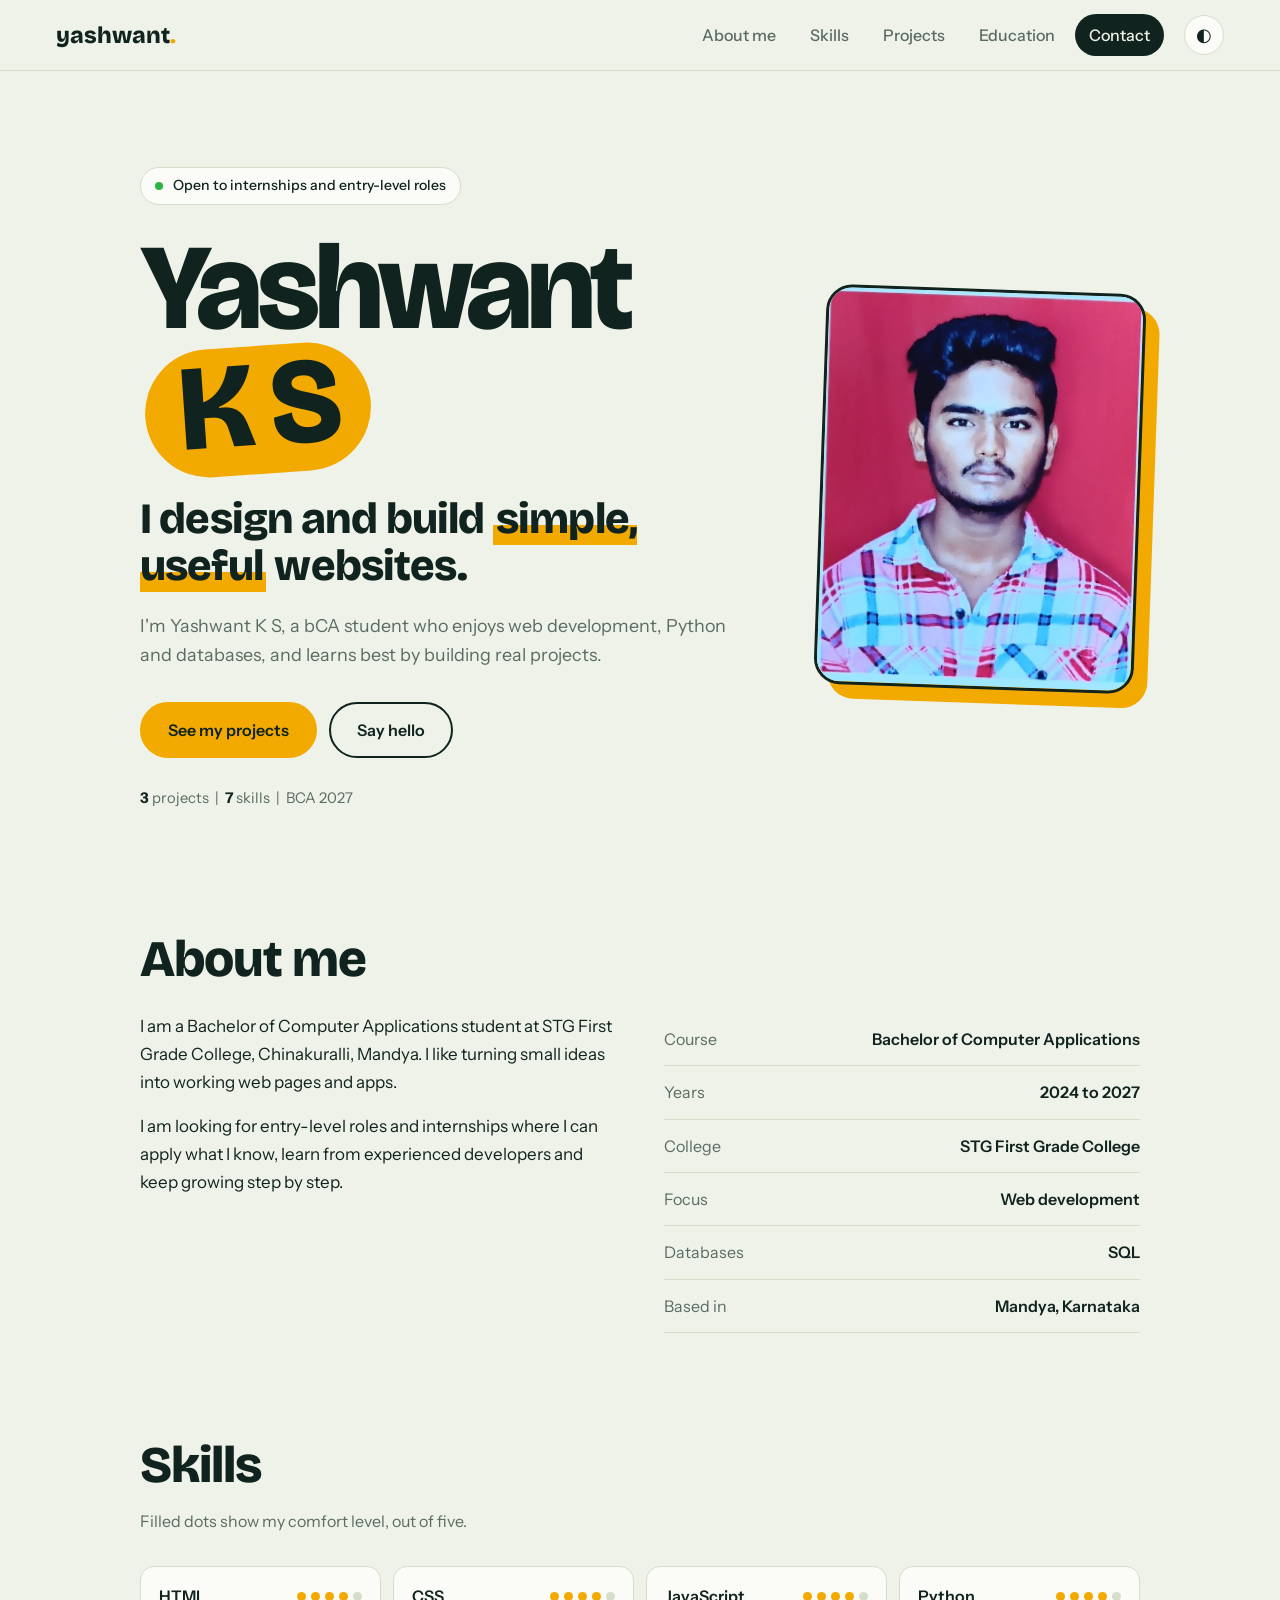
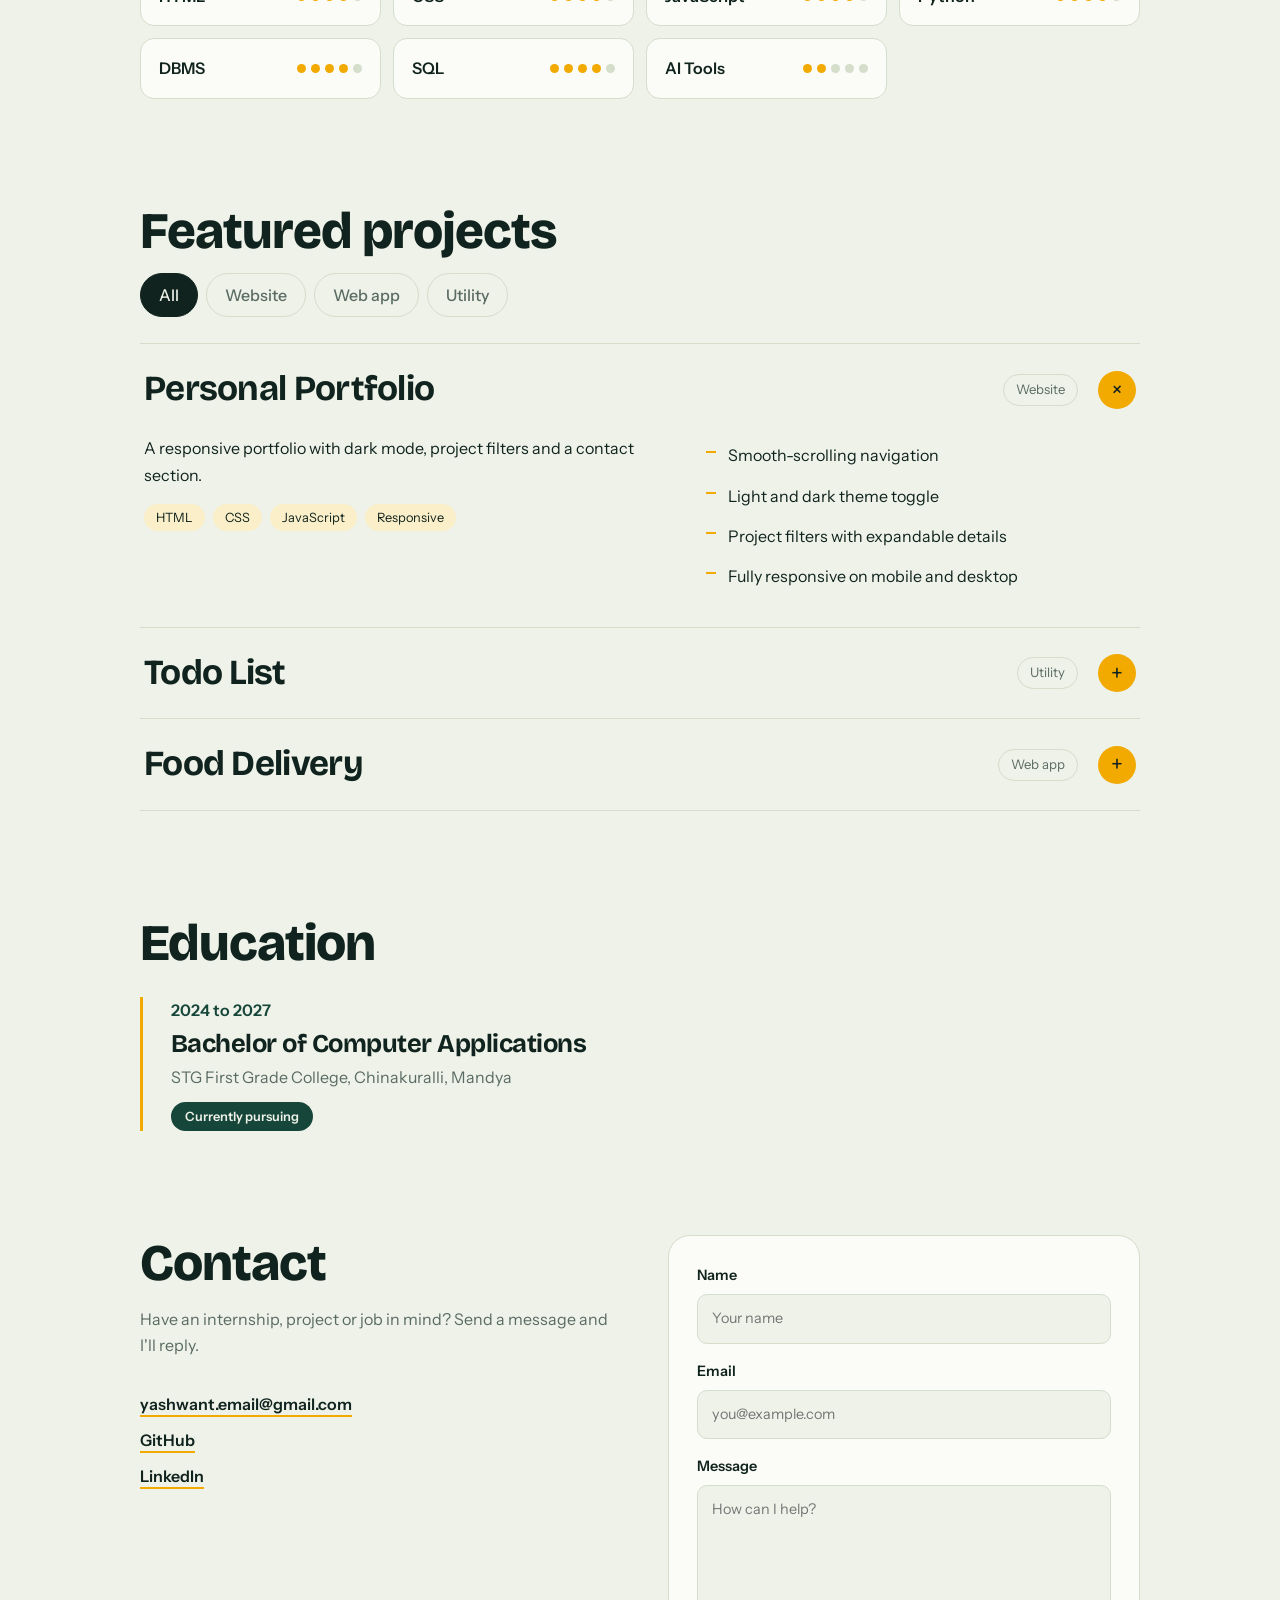
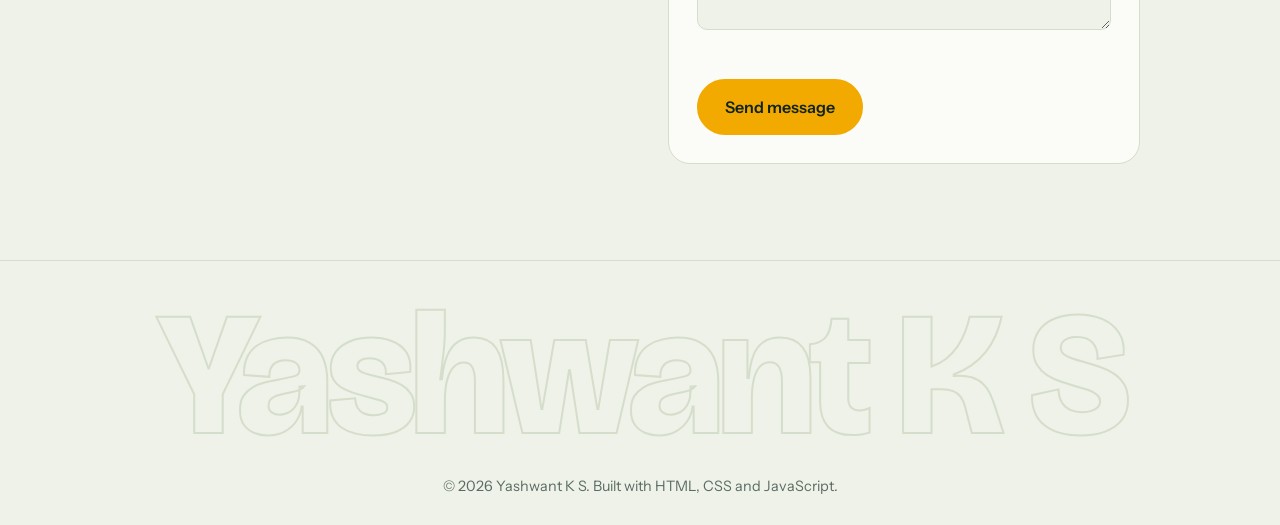
<file: index.html>
<!DOCTYPE html>
<html lang="en">
<head>
<meta charset="UTF-8">
<meta name="viewport" content="width=device-width, initial-scale=1.0">
<meta name="description" content="Yashwant K S - BCA student and web developer portfolio">
<title>Yashwant K S | Web Developer</title>
<link rel="preconnect" href="https://fonts.googleapis.com">
<link rel="preconnect" href="https://fonts.gstatic.com" crossorigin>
<link href="https://fonts.googleapis.com/css2?family=Bricolage+Grotesque:opsz,wght@12..96,500;12..96,700;12..96,800&family=Instrument+Sans:wght@400;500;600&display=swap" rel="stylesheet">
<link rel="stylesheet" href="css/style.css">
</head>
<body>
<header class="top" id="top">
  <a href="#home" class="logo" aria-label="Yashwant K S home">yashwant<span>.</span></a>
  <nav class="nav" id="nav" aria-label="Main">
    <a href="#about">About me</a><a href="#skills">Skills</a><a href="#projects">Projects</a><a href="#education">Education</a><a href="#contact" class="nav-cta">Contact</a>
  </nav>
  <button class="theme-btn" id="themeBtn" aria-label="Switch theme">◐</button>
  <button class="menu-btn" id="menuBtn" aria-label="Toggle menu" aria-expanded="false"><span></span><span></span></button>
</header>

<main>
<section id="home" class="hero">
  <div class="hero-text">
    <p class="status" id="status"><span class="pulse"></span>Open to internships and entry-level roles</p>
    <p class="bigname" aria-hidden="true">Yashwant <span>K S</span></p>
    <h1>I design and build <mark>simple, useful</mark> websites.</h1>
    <p class="lead" id="headline">I'm Yashwant K S, a BCA student who enjoys web development, Python and databases, and learns best by building real projects.</p>
    <div class="cta"><a href="#projects" class="btn btn-primary">See my projects</a><a href="#contact" class="btn btn-line">Say hello</a></div>
  </div>
  <figure class="portrait"><img src="images/yashwant.jpg" alt="Portrait of Yashwant K S" width="640" height="792"></figure>
  <p class="meta"><b id="cProj">3</b> projects &nbsp;|&nbsp; <b id="cSkill">7</b> skills &nbsp;|&nbsp; BCA 2027</p>
</section>

<section id="about" class="section">
  <h2>About me</h2>
  <div class="about-grid">
    <div class="prose">
      <p>I am a Bachelor of Computer Applications student at STG First Grade College, Chinakuralli, Mandya. I like turning small ideas into working web pages and apps.</p>
      <p>I am looking for entry-level roles and internships where I can apply what I know, learn from experienced developers and keep growing step by step.</p>
    </div>
    <dl class="facts">
      <div><dt>Course</dt><dd>Bachelor of Computer Applications</dd></div>
      <div><dt>Years</dt><dd>2024 to 2027</dd></div>
      <div><dt>College</dt><dd>STG First Grade College</dd></div>
      <div><dt>Focus</dt><dd>Web development</dd></div>
      <div><dt>Databases</dt><dd>SQL</dd></div>
      <div><dt>Based in</dt><dd>Mandya, Karnataka</dd></div>
    </dl>
  </div>
</section>

<section id="skills" class="section">
  <h2>Skills</h2>
  <p class="sub">Filled dots show my comfort level, out of five.</p>
  <ul class="skills" id="skillList"></ul>
</section>

<section id="projects" class="section">
  <h2>Featured projects</h2>
  <div class="filters" id="filters" role="group" aria-label="Filter projects">
    <button class="chip active" data-filter="all">All</button>
    <button class="chip" data-filter="site">Website</button>
    <button class="chip" data-filter="app">Web app</button>
    <button class="chip" data-filter="tool">Utility</button>
  </div>
  <div class="projects" id="projectList"></div>
</section>

<section id="education" class="section">
  <h2>Education</h2>
  <ol class="timeline">
    <li><span class="yr">2024 to 2027</span><h3>Bachelor of Computer Applications</h3><p>STG First Grade College, Chinakuralli, Mandya</p><span class="badge">Currently pursuing</span></li>
  </ol>
</section>

<section id="contact" class="section contact">
  <div>
    <h2>Contact</h2>
    <p class="sub">Have an internship, project or job in mind? Send a message and I'll reply.</p>
    <ul class="links">
      <li><a id="mailLink" href="mailto:yashwant.email@gmail.com">yashwant.email@gmail.com</a></li>
      <li><a id="gitLink" href="https://github.com/" target="_blank" rel="noopener">GitHub</a></li>
      <li><a id="linLink" href="https://www.linkedin.com/" target="_blank" rel="noopener">LinkedIn</a></li>
    </ul>
  </div>
  <form class="form" id="contactForm" novalidate>
    <label>Name<input type="text" id="name" placeholder="Your name" required></label>
    <label>Email<input type="email" id="email" placeholder="you@example.com" required></label>
    <label>Message<textarea id="message" rows="5" placeholder="How can I help?" required></textarea></label>
    <p class="form-error" id="formError" role="alert"></p>
    <button type="submit" class="btn btn-primary">Send message</button>
  </form>
</section>
</main>

<footer class="footer"><p class="footer-name" aria-hidden="true">Yashwant K S</p><p>© <span id="year"></span> Yashwant K S. Built with HTML, CSS and JavaScript.</p></footer>
<button class="to-top" id="toTop" aria-label="Back to top">↑</button>
<div class="toast" id="toast" role="status">Message sent. Thank you!</div>
<script src="js/script.js"></script>
</body>
</html>
</file>
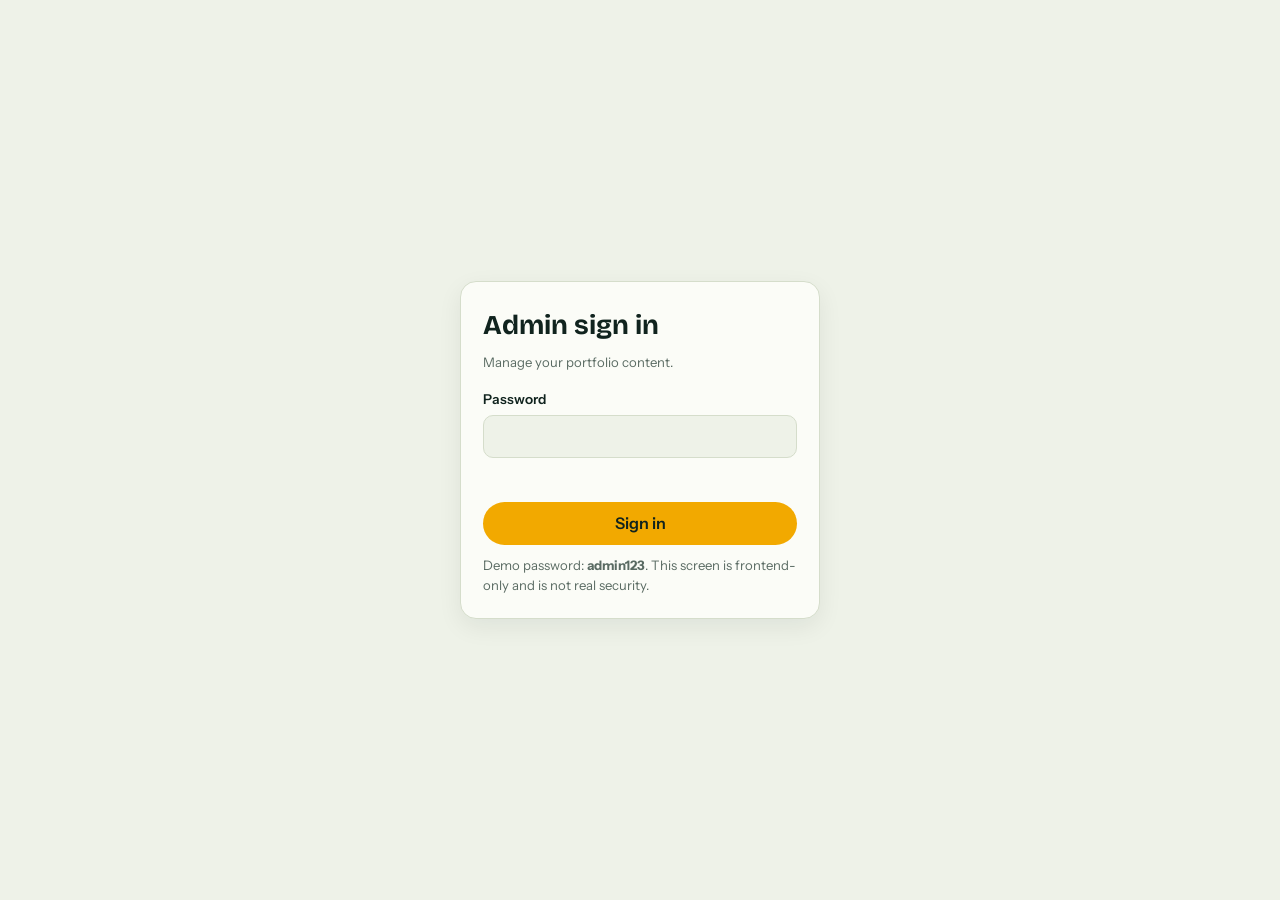
<file: admin.html>
<!DOCTYPE html>
<html lang="en">
<head>
<meta charset="UTF-8">
<meta name="viewport" content="width=device-width, initial-scale=1, viewport-fit=cover">
<title>Yashwant K S | Admin Dashboard</title>
<link href="https://fonts.googleapis.com/css2?family=Bricolage+Grotesque:opsz,wght@12..96,700;12..96,800&family=Instrument+Sans:wght@400;500;600&display=swap" rel="stylesheet">
<style>
:root{--bg:#eef2e8;--sf:#fbfcf7;--ink:#10231e;--mu:#5a6b63;--ln:#d5ddcb;--ac:#f2a900;--as:#fbefc9;--tl:#16463a;--sh:0 8px 24px rgba(16,35,30,.07);--serif:'Bricolage Grotesque',system-ui,sans-serif;--sans:'Instrument Sans',system-ui,sans-serif;box-sizing:border-box;padding-top:env(safe-area-inset-top,0px);padding-bottom:env(safe-area-inset-bottom,0px)}
@media(prefers-color-scheme:dark){:root:not([data-theme="light"]){--bg:#0b1713;--sf:#12231d;--ink:#eef2e8;--mu:#97a89f;--ln:#23382f;--ac:#ffbf2e;--as:#2a2410;--tl:#7fd1b0;--sh:0 10px 30px rgba(0,0,0,.35);color-scheme:dark}}
:root[data-theme="dark"]{--bg:#0b1713;--sf:#12231d;--ink:#eef2e8;--mu:#97a89f;--ln:#23382f;--ac:#ffbf2e;--as:#2a2410;--tl:#7fd1b0;--sh:0 10px 30px rgba(0,0,0,.35);color-scheme:dark}
*{box-sizing:border-box;margin:0;padding:0}
body{font-family:var(--sans);background:var(--bg);color:var(--ink);line-height:1.55}
button,input,select,textarea{font:inherit;color:inherit}
h1,h2,h3{font-family:var(--serif)}
.app{display:grid;grid-template-columns:230px 1fr;min-height:100vh}
aside{background:var(--sf);border-right:1px solid var(--ln);padding:26px 18px;display:flex;flex-direction:column;gap:26px;position:sticky;top:0;height:100vh}
.brand{display:flex;align-items:center;gap:10px;font-family:var(--serif);font-weight:700;font-size:1.2rem}
.mark{width:36px;height:36px;border-radius:50%;background:var(--ac);color:#10231e;display:grid;place-items:center}
nav{display:flex;flex-direction:column;gap:4px;flex:1}
nav button{display:flex;justify-content:space-between;align-items:center;gap:8px;background:none;border:0;padding:10px 12px;border-radius:10px;color:var(--mu);cursor:pointer;text-align:left;font-weight:500}
nav button:hover{background:var(--bg);color:var(--ink)}
nav button.on{background:var(--as);color:var(--ac)}
.dot{background:var(--ac);color:#10231e;font-size:.7rem;border-radius:99px;padding:0 7px}
.side-btn{border:1px solid var(--ln);background:var(--bg);border-radius:10px;padding:9px;cursor:pointer;margin-top:6px;width:100%}
main{padding:32px clamp(16px,4vw,48px);min-width:0}
.top{display:flex;justify-content:space-between;align-items:center;gap:12px;flex-wrap:wrap;margin-bottom:24px}
.top h1{font-size:2rem}
.top p{color:var(--mu);font-size:.92rem}
.btn{background:var(--ac);color:#10231e;border:0;border-radius:99px;padding:9px 20px;font-weight:600;cursor:pointer}
.btn.ghost{background:none;border:1px solid var(--ln);color:var(--ink)}
.btn.sm{padding:5px 13px;font-size:.82rem}
.btn.del{background:none;border:1px solid var(--ln);color:#d62828}
.cards{display:grid;grid-template-columns:repeat(auto-fit,minmax(150px,1fr));gap:14px;margin-bottom:20px}
.card{background:var(--sf);border:1px solid var(--ln);border-radius:16px;padding:18px;box-shadow:var(--sh)}
.card.pad{padding:22px}
.stat b{display:block;font-family:var(--serif);font-size:2rem;line-height:1.1}
.stat span{color:var(--mu);font-size:.85rem}
.two{display:grid;grid-template-columns:1fr 1fr;gap:16px}
.card h3{margin-bottom:14px;font-size:1.15rem}
.bar{display:grid;grid-template-columns:96px 1fr 24px;align-items:center;gap:10px;font-size:.85rem;margin-bottom:9px}
.bar i{display:block;height:8px;border-radius:99px;background:var(--ln);overflow:hidden}
.bar i u{display:block;height:100%;background:var(--tl);border-radius:99px}
.scroll{overflow-x:auto}
table{width:100%;border-collapse:collapse;font-size:.92rem}
th{text-align:left;color:var(--mu);font-weight:500;font-size:.8rem;padding:8px 10px;border-bottom:1px solid var(--ln)}
td{padding:12px 10px;border-bottom:1px solid var(--ln);vertical-align:top}
tr:last-child td{border:0}
.tag{display:inline-block;font-size:.72rem;padding:2px 9px;border-radius:99px;border:1px solid var(--ln);color:var(--tl);margin:0 4px 4px 0}
.act{display:flex;gap:6px;white-space:nowrap}
.msg{padding:14px 0;border-bottom:1px solid var(--ln)}
.msg:last-child{border:0}
.msg.new b::after{content:"New";background:var(--ac);color:#10231e;font-size:.62rem;border-radius:99px;padding:1px 7px;margin-left:8px;vertical-align:middle}
.msg small{color:var(--mu)}
.msg p{margin:6px 0 10px;color:var(--mu)}
.empty{color:var(--mu);padding:18px 0;text-align:center}
.lvl{display:flex;gap:4px}
.lvl button{width:22px;height:9px;border:0;border-radius:99px;background:var(--ln);cursor:pointer}
.lvl button.on{background:var(--tl)}
.row{display:flex;align-items:center;gap:12px;padding:12px 0;border-bottom:1px solid var(--ln)}
.row:last-child{border:0}
.row .n{flex:1;font-weight:600}
.row .n small{display:block;color:var(--mu);font-weight:400}
form.f{display:grid;gap:14px}
label{display:grid;gap:5px;font-size:.85rem;font-weight:600}
input,select,textarea{padding:10px 12px;border-radius:10px;border:1px solid var(--ln);background:var(--bg);font-weight:400}
input:focus,select:focus,textarea:focus{outline:2px solid var(--as);border-color:var(--ac)}
.sw{display:flex;align-items:center;gap:10px;font-weight:500}
.view{display:none}.view.on{display:block}
.modal{position:fixed;inset:0;background:rgba(15,15,20,.55);display:none;align-items:center;justify-content:center;padding:16px;z-index:50}
.modal.open{display:flex}
.box{background:var(--sf);border-radius:20px;padding:26px;width:100%;max-width:520px;max-height:90vh;overflow:auto}
.box h3{font-size:1.4rem;margin-bottom:14px}
.btns{display:flex;gap:10px;justify-content:flex-end}
.toast{position:fixed;left:50%;bottom:calc(24px + env(safe-area-inset-bottom,0px));transform:translate(-50%,30px);background:var(--tl);color:var(--bg);padding:10px 22px;border-radius:99px;opacity:0;transition:.3s;pointer-events:none;z-index:90}
.toast.show{opacity:1;transform:translate(-50%,0)}
#login{position:fixed;inset:0;background:var(--bg);z-index:80;display:flex;align-items:center;justify-content:center;padding:16px}
#login .card{max-width:360px;width:100%}
#login h1{font-size:1.7rem;margin-bottom:6px}
.hint{color:var(--mu);font-size:.82rem;margin-top:10px}
.err{color:#d62828;font-size:.85rem;min-height:1.2em}
@media(max-width:860px){
  .app{grid-template-columns:1fr}
  aside{position:static;height:auto;flex-direction:row;align-items:center;padding:12px 14px;gap:10px;overflow-x:auto}
  .brand span:last-child{display:none}
  nav{flex-direction:row;flex:none}
  nav button{white-space:nowrap}
  .side-btn{width:auto;margin:0;white-space:nowrap}
  .side-x{display:flex;gap:6px}
  .two{grid-template-columns:1fr}
}
</style>
</head>
<body>

<div id="login">
  <div class="card pad">
    <h1>Admin sign in</h1>
    <p class="hint" style="margin:0 0 16px">Manage your portfolio content.</p>
    <form class="f" id="loginForm">
      <label>Password<input type="password" id="pw" autocomplete="current-password"></label>
      <p class="err" id="loginErr"></p>
      <button class="btn" type="submit">Sign in</button>
    </form>
    <p class="hint">Demo password: <b>admin123</b>. This screen is frontend-only and is not real security.</p>
  </div>
</div>

<div class="app">
  <aside>
    <div class="brand"><span class="mark">Y</span><span>Yashwant</span></div>
    <nav id="nav">
      <button data-v="overview" class="on">Overview</button>
      <button data-v="projects">Projects</button>
      <button data-v="skills">Skills</button>
      <button data-v="messages">Messages <span class="dot" id="unread"></span></button>
      <button data-v="settings">Settings</button>
    </nav>
    <div class="side-x">
      <button class="side-btn" id="theme">Toggle theme</button>
      <button class="side-btn" id="logout">Sign out</button>
    </div>
  </aside>

  <main>
    <section class="view on" id="v-overview">
      <div class="top"><div><h1>Overview</h1><p id="greet"></p></div><button class="btn" data-go="projects" data-add>+ New project</button></div>
      <div class="cards" id="stats"></div>
      <div class="two">
        <div class="card pad"><h3>Skill levels</h3><div id="bars"></div></div>
        <div class="card pad"><h3>Recent messages</h3><div id="recent"></div></div>
      </div>
    </section>

    <section class="view" id="v-projects">
      <div class="top"><div><h1>Projects</h1><p>Add, edit or remove portfolio projects.</p></div><button class="btn" id="addProject">+ New project</button></div>
      <div class="card scroll"><table><thead><tr><th>Project</th><th>Type</th><th>Tags</th><th></th></tr></thead><tbody id="pBody"></tbody></table></div>
    </section>

    <section class="view" id="v-skills">
      <div class="top"><div><h1>Skills</h1><p>Click the bars to set a level from 1 to 5.</p></div></div>
      <div class="card pad" style="margin-bottom:16px">
        <form class="f" id="skillForm" style="grid-template-columns:1fr auto auto;align-items:end">
          <label>New skill<input id="sName" placeholder="e.g. React" required></label>
          <label>Level<select id="sLvl"><option>1</option><option>2</option><option selected>3</option><option>4</option><option>5</option></select></label>
          <button class="btn" type="submit">Add</button>
        </form>
      </div>
      <div class="card pad" id="sList"></div>
    </section>

    <section class="view" id="v-messages">
      <div class="top"><div><h1>Messages</h1><p>Enquiries sent from the contact form.</p></div><button class="btn ghost" id="readAll">Mark all read</button></div>
      <div class="card pad" id="mList"></div>
    </section>

    <section class="view" id="v-settings">
      <div class="top"><div><h1>Settings</h1><p>Profile details shown on your portfolio.</p></div></div>
      <div class="two">
        <div class="card pad">
          <form class="f" id="profForm">
            <label>Name<input id="pName"></label>
            <label>Headline<input id="pHead"></label>
            <label>Email<input id="pEmail" type="email"></label>
            <label>GitHub URL<input id="pGit"></label>
            <label>LinkedIn URL<input id="pLin"></label>
            <label class="sw"><input type="checkbox" id="pOpen"> Open to internships and entry-level roles</label>
            <button class="btn" type="submit" style="justify-self:start">Save changes</button>
          </form>
        </div>
        <div class="card pad">
          <h3>Backup</h3>
          <p class="hint" style="margin:0 0 12px">Data is stored in this browser. Copy the JSON to keep a backup.</p>
          <textarea id="exp" rows="9" readonly style="width:100%;font-family:monospace;font-size:.75rem"></textarea>
          <div class="btns" style="margin-top:12px"><button class="btn ghost" id="reset">Reset data</button><button class="btn" id="copy">Copy JSON</button></div>
        </div>
      </div>
    </section>
  </main>
</div>

<div class="modal" id="modal"><div class="box">
  <h3 id="mTitle">New project</h3>
  <form class="f" id="pForm">
    <label>Title<input id="fTitle" required></label>
    <label>Type<select id="fCat"><option value="site">Website</option><option value="app">Web App</option><option value="tool">Utility</option></select></label>
    <label>Description<textarea id="fDesc" rows="3" required></textarea></label>
    <label>Features (one per line)<textarea id="fFeat" rows="4"></textarea></label>
    <label>Tags (comma separated)<input id="fTags"></label>
    <div class="btns"><button type="button" class="btn ghost" id="cancel">Cancel</button><button class="btn" type="submit">Save</button></div>
  </form>
</div></div>
<div class="toast" id="toast"></div>

<script>
(function(){
'use strict';
var $=function(s){return document.querySelector(s)};
var $$=function(s){return Array.prototype.slice.call(document.querySelectorAll(s))};
var KEY='lavanya-admin-data',PW='admin123';
function seed(){return{
 profile:{name:'Yashwant K S',head:'BCA Student · Developer · Learner',email:'yashwant.email@gmail.com',git:'https://github.com/',lin:'https://www.linkedin.com/',open:true},
 projects:[
  {id:1,title:'Personal Portfolio',cat:'site',desc:'A responsive portfolio with dark mode, project filters and a contact section.',feat:['Sidebar navigation with smooth scrolling','Light and dark theme toggle','Project filters with detail popups'],tags:['HTML','CSS','JavaScript','Responsive']},
  {id:2,title:'Todo List',cat:'tool',desc:'Add, complete and delete daily tasks, saved automatically in the browser.',feat:['Add, edit and delete tasks','Mark tasks as completed','Data saved with localStorage'],tags:['HTML','CSS','JavaScript','localStorage']},
  {id:3,title:'Food Delivery',cat:'app',desc:'Browse dishes, add them to a cart and see the order total instantly.',feat:['Browse menu by category','Live quantity and total price','Responsive card layout'],tags:['HTML','CSS','JavaScript','DOM']}],
 skills:[['HTML',4],['CSS',4],['JavaScript',4],['Python',4],['DBMS',4],['SQL',4],['AI Tools',2]].map(function(s,i){return{id:i+1,name:s[0],lvl:s[1]}}),
 messages:[
  {id:1,name:'Ananya R.',email:'ananya@example.com',text:'Hi, we have a front-end internship opening. Could you share your availability?',date:Date.now()-36e5*5,read:false},
  {id:2,name:'Rahul K.',email:'rahul@example.com',text:'Loved your Food Delivery project. Do you take freelance work?',date:Date.now()-36e5*30,read:false},
  {id:3,name:'Meera S.',email:'meera@example.com',text:'Thanks for the great portfolio template tips!',date:Date.now()-36e5*90,read:true}]}}
var db;
function load(){try{var r=localStorage.getItem(KEY);if(r){db=JSON.parse(r);return}}catch(e){}db=seed()}
function save(){try{localStorage.setItem(KEY,JSON.stringify(db))}catch(e){}renderAll()}
function esc(s){return String(s).replace(/[&<>"']/g,function(c){return{'&':'&amp;','<':'&lt;','>':'&gt;','"':'&quot;',"'":'&#39;'}[c]})}
function toast(t){var el=$('#toast');el.textContent=t;el.classList.add('show');setTimeout(function(){el.classList.remove('show')},2200)}
function ago(ts){var h=Math.round((Date.now()-ts)/36e5);return h<1?'just now':h<24?h+'h ago':Math.round(h/24)+'d ago'}
var catName={site:'Website',app:'Web App',tool:'Utility'};
function uid(a){return a.reduce(function(m,x){return Math.max(m,x.id)},0)+1}

/* views */
function show(v){$$('.view').forEach(function(x){x.classList.toggle('on',x.id==='v-'+v)});$$('#nav button').forEach(function(b){b.classList.toggle('on',b.dataset.v===v)});window.scrollTo(0,0)}
$('#nav').addEventListener('click',function(e){var b=e.target.closest('button');if(b)show(b.dataset.v)});

function msgHtml(m,full){return '<div class="msg'+(m.read?'':' new')+'"><b>'+esc(m.name)+'</b> <small>'+esc(m.email)+' · '+ago(m.date)+'</small><p>'+esc(m.text)+'</p>'+(full?'<div class="act"><button class="btn sm ghost" data-read="'+m.id+'">'+(m.read?'Mark unread':'Mark read')+'</button><a class="btn sm ghost" style="text-decoration:none" href="mailto:'+esc(m.email)+'">Reply</a><button class="btn sm del" data-dm="'+m.id+'">Delete</button></div>':'')+'</div>'}

function renderAll(){
 var un=db.messages.filter(function(m){return!m.read}).length;
 $('#unread').textContent=un;$('#unread').style.display=un?'':'none';
 $('#greet').textContent='Welcome back, '+db.profile.name+'.';
 $('#stats').innerHTML=[[db.projects.length,'Projects'],[db.skills.length,'Skills'],[un,'Unread messages'],[db.profile.open?'Open':'Closed','Availability']].map(function(s){return '<div class="card stat"><b>'+s[0]+'</b><span>'+s[1]+'</span></div>'}).join('');
 $('#bars').innerHTML=db.skills.map(function(s){return '<div class="bar"><span>'+esc(s.name)+'</span><i><u style="width:'+s.lvl*20+'%"></u></i><b>'+s.lvl+'</b></div>'}).join('')||'<p class="empty">No skills yet.</p>';
 $('#recent').innerHTML=db.messages.slice().sort(function(a,b){return b.date-a.date}).slice(0,3).map(function(m){return msgHtml(m,false)}).join('')||'<p class="empty">No messages yet.</p>';
 $('#pBody').innerHTML=db.projects.map(function(p){return '<tr><td><b>'+esc(p.title)+'</b><br><small style="color:var(--mu)">'+esc(p.desc)+'</small></td><td>'+catName[p.cat]+'</td><td>'+p.tags.map(function(t){return '<span class="tag">'+esc(t)+'</span>'}).join('')+'</td><td><div class="act"><button class="btn sm ghost" data-ep="'+p.id+'">Edit</button><button class="btn sm del" data-dp="'+p.id+'">Delete</button></div></td></tr>'}).join('')||'<tr><td colspan="4" class="empty">No projects. Add your first one.</td></tr>';
 $('#sList').innerHTML=db.skills.map(function(s){var d=[1,2,3,4,5].map(function(n){return '<button class="'+(n<=s.lvl?'on':'')+'" data-sl="'+s.id+':'+n+'" aria-label="Level '+n+'"></button>'}).join('');return '<div class="row"><div class="n">'+esc(s.name)+'<small>'+(s.lvl>=4?'Working Knowledge':s.lvl==3?'Intermediate':'Basic')+'</small></div><div class="lvl">'+d+'</div><button class="btn sm del" data-ds="'+s.id+'">Delete</button></div>'}).join('')||'<p class="empty">No skills yet.</p>';
 $('#mList').innerHTML=db.messages.slice().sort(function(a,b){return b.date-a.date}).map(function(m){return msgHtml(m,true)}).join('')||'<p class="empty">Inbox is empty.</p>';
 $('#exp').value=JSON.stringify(db,null,2);
}

/* projects */
var editId=null;
function openModal(p){editId=p?p.id:null;$('#mTitle').textContent=p?'Edit project':'New project';$('#fTitle').value=p?p.title:'';$('#fCat').value=p?p.cat:'site';$('#fDesc').value=p?p.desc:'';$('#fFeat').value=p?p.feat.join('\n'):'';$('#fTags').value=p?p.tags.join(', '):'';$('#modal').classList.add('open')}
function closeModal(){$('#modal').classList.remove('open')}
$('#addProject').onclick=function(){openModal()};
document.querySelector('[data-add]').onclick=function(){show('projects');openModal()};
$('#cancel').onclick=closeModal;
$('#modal').addEventListener('click',function(e){if(e.target.id==='modal')closeModal()});
$('#pForm').addEventListener('submit',function(e){e.preventDefault();
 var o={title:$('#fTitle').value.trim(),cat:$('#fCat').value,desc:$('#fDesc').value.trim(),feat:$('#fFeat').value.split('\n').map(function(x){return x.trim()}).filter(Boolean),tags:$('#fTags').value.split(',').map(function(x){return x.trim()}).filter(Boolean)};
 if(editId){db.projects=db.projects.map(function(p){return p.id===editId?Object.assign({id:editId},o):p})}else{o.id=uid(db.projects);db.projects.push(o)}
 closeModal();save();toast('Project saved')});
$('#pBody').addEventListener('click',function(e){var b=e.target.closest('button');if(!b)return;
 if(b.dataset.ep)openModal(db.projects.filter(function(p){return p.id==b.dataset.ep})[0]);
 if(b.dataset.dp&&confirm('Delete this project?')){db.projects=db.projects.filter(function(p){return p.id!=b.dataset.dp});save();toast('Project deleted')}});

/* skills */
$('#skillForm').addEventListener('submit',function(e){e.preventDefault();var n=$('#sName').value.trim();if(!n)return;db.skills.push({id:uid(db.skills),name:n,lvl:+$('#sLvl').value});$('#sName').value='';save();toast('Skill added')});
$('#sList').addEventListener('click',function(e){var b=e.target.closest('button');if(!b)return;
 if(b.dataset.sl){var a=b.dataset.sl.split(':');db.skills.forEach(function(s){if(s.id==a[0])s.lvl=+a[1]});save()}
 if(b.dataset.ds){db.skills=db.skills.filter(function(s){return s.id!=b.dataset.ds});save();toast('Skill removed')}});

/* messages */
$('#mList').addEventListener('click',function(e){var b=e.target.closest('button');if(!b)return;
 if(b.dataset.read){db.messages.forEach(function(m){if(m.id==b.dataset.read)m.read=!m.read});save()}
 if(b.dataset.dm&&confirm('Delete this message?')){db.messages=db.messages.filter(function(m){return m.id!=b.dataset.dm});save()}});
$('#readAll').onclick=function(){db.messages.forEach(function(m){m.read=true});save();toast('All marked as read')};

/* settings */
function fillProfile(){var p=db.profile;$('#pName').value=p.name;$('#pHead').value=p.head;$('#pEmail').value=p.email;$('#pGit').value=p.git;$('#pLin').value=p.lin;$('#pOpen').checked=p.open}
$('#profForm').addEventListener('submit',function(e){e.preventDefault();db.profile={name:$('#pName').value.trim()||'Yashwant K S',head:$('#pHead').value.trim(),email:$('#pEmail').value.trim(),git:$('#pGit').value.trim(),lin:$('#pLin').value.trim(),open:$('#pOpen').checked};save();toast('Profile saved')});
$('#copy').onclick=function(){var t=$('#exp');t.select();var ok=false;try{ok=document.execCommand('copy')}catch(e){}toast(ok?'JSON copied':'Press and hold to copy')};
$('#reset').onclick=function(){if(confirm('Reset all data to the defaults?')){db=seed();save();fillProfile();toast('Data reset')}};

/* theme + auth */
$('#theme').onclick=function(){var r=document.documentElement;var dark=r.getAttribute('data-theme')==='dark'||(!r.getAttribute('data-theme')&&matchMedia('(prefers-color-scheme: dark)').matches);var n=dark?'light':'dark';r.setAttribute('data-theme',n);try{localStorage.setItem('lavanya-admin-theme',n)}catch(e){}};
try{var th=localStorage.getItem('lavanya-admin-theme');if(th)document.documentElement.setAttribute('data-theme',th)}catch(e){}
function authed(){try{return sessionStorage.getItem('lavanya-admin-auth')==='1'}catch(e){return false}}
if(authed())$('#login').style.display='none';
$('#loginForm').addEventListener('submit',function(e){e.preventDefault();if($('#pw').value===PW){try{sessionStorage.setItem('lavanya-admin-auth','1')}catch(x){}$('#login').style.display='none'}else{$('#loginErr').textContent='Incorrect password.'}});
$('#logout').onclick=function(){try{sessionStorage.removeItem('lavanya-admin-auth')}catch(e){}$('#pw').value='';$('#login').style.display='flex'};
document.addEventListener('keydown',function(e){if(e.key==='Escape')closeModal()});

load();fillProfile();renderAll();
})();
</script>
</body>
</html>
</file>
<file: css/style.css>
/* Portfolio: paddy green + marigold */
:root{
  --bg:#eef2e8; --surface:#fbfcf7; --ink:#10231e; --muted:#5a6b63; --line:#d5ddcb;
  --accent:#f2a900; --accent-ink:#10231e; --deep:#16463a; --soft:#fbefc9;
  --serif:'Bricolage Grotesque',system-ui,sans-serif; --sans:'Instrument Sans',system-ui,-apple-system,'Segoe UI',sans-serif;
  --r:14px; --max:1080px;
}
[data-theme="dark"]{--bg:#0b1713; --surface:#12231d; --ink:#eef2e8; --muted:#97a89f; --line:#23382f; --accent:#ffbf2e; --deep:#7fd1b0; --soft:#2a2410}
*{box-sizing:border-box;margin:0;padding:0}
html{scroll-behavior:smooth;scroll-padding-top:84px}
body{font-family:var(--sans);background:var(--bg);color:var(--ink);line-height:1.65;transition:background .3s,color .3s}
a{color:inherit;text-decoration:none}ul,ol{list-style:none}img{max-width:100%;display:block}
:focus-visible{outline:3px solid var(--accent);outline-offset:3px}
h1,h2,h3{font-family:var(--serif);line-height:1.1;letter-spacing:-.02em}
mark{background:linear-gradient(transparent 62%,var(--accent) 62%);color:inherit;padding:0 .08em}

/* Top bar */
.top{position:sticky;top:0;z-index:50;display:flex;align-items:center;gap:20px;padding:14px clamp(18px,5vw,56px);background:color-mix(in srgb,var(--bg) 88%,transparent);backdrop-filter:blur(10px);border-bottom:1px solid var(--line)}
.logo{font-family:var(--serif);font-weight:800;font-size:1.45rem;margin-right:auto}
.logo span{color:var(--accent)}
.nav{display:flex;align-items:center;gap:6px}
.nav a{padding:8px 14px;border-radius:99px;font-weight:500;color:var(--muted);transition:.2s}
.nav a:hover,.nav a.active{color:var(--ink);background:var(--surface)}
.nav .nav-cta{background:var(--ink);color:var(--bg)}
.nav .nav-cta:hover,.nav .nav-cta.active{background:var(--accent);color:var(--accent-ink)}
.theme-btn{width:40px;height:40px;border-radius:50%;border:1px solid var(--line);background:var(--surface);color:var(--ink);font-size:1.1rem;cursor:pointer}
.theme-btn:hover{border-color:var(--accent)}
.menu-btn{display:none;width:40px;height:40px;border:1px solid var(--line);border-radius:50%;background:var(--surface);cursor:pointer;flex-direction:column;justify-content:center;align-items:center;gap:6px}
.menu-btn span{width:18px;height:2px;background:var(--ink)}

main{max-width:var(--max);margin:0 auto;padding:0 clamp(18px,5vw,40px)}
.section{padding:96px 0 8px}
h2{font-size:clamp(2rem,4.4vw,3.2rem);font-weight:800;margin-bottom:14px}
.sub{color:var(--muted);max-width:52ch;margin-bottom:32px}

/* Hero */
.hero{display:block;max-width:820px;padding:96px 0 24px}
.meta{margin-top:28px;color:var(--muted);font-size:.92rem}.meta b{color:var(--ink)}
.status{display:inline-flex;align-items:center;gap:10px;font-size:.88rem;font-weight:500;background:var(--surface);border:1px solid var(--line);padding:6px 14px;border-radius:99px;margin-bottom:26px}
.pulse{width:8px;height:8px;border-radius:50%;background:#2fb344;animation:pulse 2s infinite}
@keyframes pulse{0%{box-shadow:0 0 0 0 rgba(47,179,68,.6)}70%{box-shadow:0 0 0 9px rgba(47,179,68,0)}100%{box-shadow:0 0 0 0 rgba(47,179,68,0)}}
.hero h1{font-size:clamp(2.6rem,6.6vw,5rem);font-weight:800;margin-bottom:24px}
.lead{font-size:1.12rem;color:var(--muted);max-width:50ch;margin-bottom:32px}
.cta{display:flex;gap:12px;flex-wrap:wrap}
.btn{display:inline-block;padding:13px 26px;border-radius:99px;font-weight:600;border:2px solid var(--ink);cursor:pointer;font:inherit;font-weight:600;transition:transform .2s,background .2s}
.btn:hover{transform:translateY(-2px)}
.btn-primary{background:var(--accent);border-color:var(--accent);color:var(--accent-ink)}
.btn-line{background:none;color:var(--ink)}

/* About */
.about-grid{display:grid;grid-template-columns:1fr 1fr;gap:48px;margin-top:26px}
.prose p{margin-bottom:16px;font-size:1.06rem;max-width:56ch}
.facts div{display:flex;justify-content:space-between;gap:16px;padding:13px 0;border-bottom:1px solid var(--line)}
.facts dt{color:var(--muted)}.facts dd{font-weight:600;text-align:right}

/* Skills */
.skills{display:grid;grid-template-columns:repeat(auto-fill,minmax(210px,1fr));gap:12px}
.skills li{display:flex;justify-content:space-between;align-items:center;gap:12px;padding:16px 18px;background:var(--surface);border:1px solid var(--line);border-radius:var(--r)}
.skills b{font-weight:600}
.dots{display:flex;gap:5px}
.dots i{width:9px;height:9px;border-radius:50%;background:var(--line)}
.dots i.on{background:var(--accent)}

/* Projects */
.filters{display:flex;gap:8px;flex-wrap:wrap;margin-bottom:26px}
.chip{padding:8px 18px;border-radius:99px;border:1px solid var(--line);background:none;color:var(--muted);font:inherit;font-weight:500;cursor:pointer;transition:.2s}
.chip:hover{border-color:var(--ink);color:var(--ink)}
.chip.active{background:var(--ink);border-color:var(--ink);color:var(--bg)}
.project{border-top:1px solid var(--line)}
.project:last-child{border-bottom:1px solid var(--line)}
.project.hide{display:none}
.p-head{width:100%;display:grid;grid-template-columns:1fr auto auto;gap:20px;align-items:center;padding:26px 4px;background:none;border:0;color:inherit;font:inherit;text-align:left;cursor:pointer}
.p-head h3{font-size:clamp(1.5rem,3vw,2.2rem);font-weight:700;transition:color .2s}
.p-head:hover h3{color:var(--deep)}
.p-type{font-size:.82rem;padding:4px 12px;border:1px solid var(--line);border-radius:99px;color:var(--muted)}
.p-plus{width:38px;height:38px;border-radius:50%;background:var(--accent);color:var(--accent-ink);display:grid;place-items:center;font-size:1.4rem;transition:transform .3s}
.project.open .p-plus{transform:rotate(45deg)}
.p-body{display:none;padding:0 4px 30px;grid-template-columns:1.1fr .9fr;gap:36px}
.project.open .p-body{display:grid}
.p-body p{max-width:56ch;margin-bottom:16px}
.p-body ul.feat li{padding:7px 0 7px 22px;position:relative}
.p-body ul.feat li::before{content:"";position:absolute;left:0;top:16px;width:10px;height:2px;background:var(--accent)}
.tags{display:flex;flex-wrap:wrap;gap:8px}
.tags li{font-size:.8rem;padding:3px 12px;border-radius:99px;background:var(--soft);color:var(--ink)}
.empty{color:var(--muted);padding:20px 0}

/* Education */
.timeline{border-left:3px solid var(--accent);padding-left:28px;margin-top:26px}
.yr{font-weight:600;color:var(--deep)}
.timeline h3{font-size:1.6rem;margin:6px 0}
.timeline p{color:var(--muted);margin-bottom:12px}
.badge{display:inline-block;font-size:.8rem;font-weight:600;padding:4px 14px;border-radius:99px;background:var(--deep);color:var(--bg)}

/* Contact */
.contact{display:grid;grid-template-columns:1fr 1fr;gap:56px;padding-bottom:96px}
.links li{margin-bottom:10px}
.links a{font-weight:600;border-bottom:2px solid var(--accent);padding-bottom:1px}
.links a:hover{background:var(--accent);color:var(--accent-ink)}
.form{display:grid;gap:16px;background:var(--surface);border:1px solid var(--line);border-radius:22px;padding:28px}
.form label{display:grid;gap:6px;font-weight:600;font-size:.9rem}
.form input,.form textarea{font:inherit;font-weight:400;padding:12px 14px;border-radius:10px;border:1px solid var(--line);background:var(--bg);color:var(--ink);resize:vertical}
.form input:focus,.form textarea:focus{outline:none;border-color:var(--accent);box-shadow:0 0 0 3px var(--soft)}
.form-error{color:#d62828;font-size:.88rem;min-height:1.2em}
.form .btn{justify-self:start}

.footer{border-top:1px solid var(--line);padding:26px;text-align:center;color:var(--muted);font-size:.9rem}
.to-top{position:fixed;right:20px;bottom:20px;width:46px;height:46px;border-radius:50%;border:0;background:var(--ink);color:var(--bg);font-size:1.2rem;cursor:pointer;opacity:0;pointer-events:none;transition:.3s}
.to-top.show{opacity:1;pointer-events:auto}
.toast{position:fixed;left:50%;bottom:28px;transform:translate(-50%,30px);background:var(--deep);color:var(--bg);padding:12px 24px;border-radius:99px;opacity:0;pointer-events:none;transition:.3s;z-index:90}
.toast.show{opacity:1;transform:translate(-50%,0)}

@media(max-width:860px){
  .about-grid,.contact,.p-body{grid-template-columns:1fr}
  .hero{padding-top:48px}
  .menu-btn{display:flex}
  .nav{position:absolute;top:100%;left:0;right:0;flex-direction:column;align-items:stretch;padding:12px 18px 18px;background:var(--bg);border-bottom:1px solid var(--line);display:none}
  .nav.open{display:flex}
  .nav a{padding:12px 14px}
  .p-head{grid-template-columns:1fr auto}.p-type{display:none}
}
@media(prefers-reduced-motion:reduce){*{animation:none!important;transition:none!important;scroll-behavior:auto!important}}

/* Name treatment */
.bigname{font-family:var(--serif);font-weight:800;font-size:clamp(3.2rem,11vw,7.6rem);line-height:.95;letter-spacing:-.04em;margin-bottom:22px}
.bigname span{display:inline-block;background:var(--accent);color:var(--accent-ink);border-radius:99px;padding:.02em .28em .08em;transform:rotate(-4deg);margin-left:.04em}
.hero h1{font-size:clamp(1.7rem,4vw,2.7rem);margin-bottom:20px;max-width:22ch}
.footer{overflow:hidden}
.footer-name{font-family:var(--serif);font-weight:800;font-size:clamp(3rem,15vw,11rem);line-height:1;letter-spacing:-.04em;color:transparent;-webkit-text-stroke:2px var(--line);margin-bottom:12px;white-space:nowrap}

/* Hero portrait */
.hero{max-width:1100px;display:grid;grid-template-columns:minmax(0,1fr) 320px;column-gap:56px;align-items:center}
.hero-text{grid-column:1;grid-row:1}
.hero .meta{grid-column:1;grid-row:2}
.portrait{grid-column:2;grid-row:1 / span 2;position:relative;margin:0;transform:rotate(2deg)}
.portrait::before{content:"";position:absolute;inset:14px -14px -14px 14px;border-radius:26px;background:var(--accent);z-index:0}
.portrait img{position:relative;z-index:1;display:block;width:100%;height:auto;aspect-ratio:4/5;object-fit:cover;object-position:center 20%;border-radius:26px;border:3px solid var(--ink)}
@media(max-width:860px){
  .hero{grid-template-columns:1fr}
  .portrait{grid-column:1;grid-row:1;width:min(240px,70%);margin:0 0 36px;transform:rotate(-2deg)}
  .hero-text{grid-row:2}.hero .meta{grid-row:3}
}
</file>
